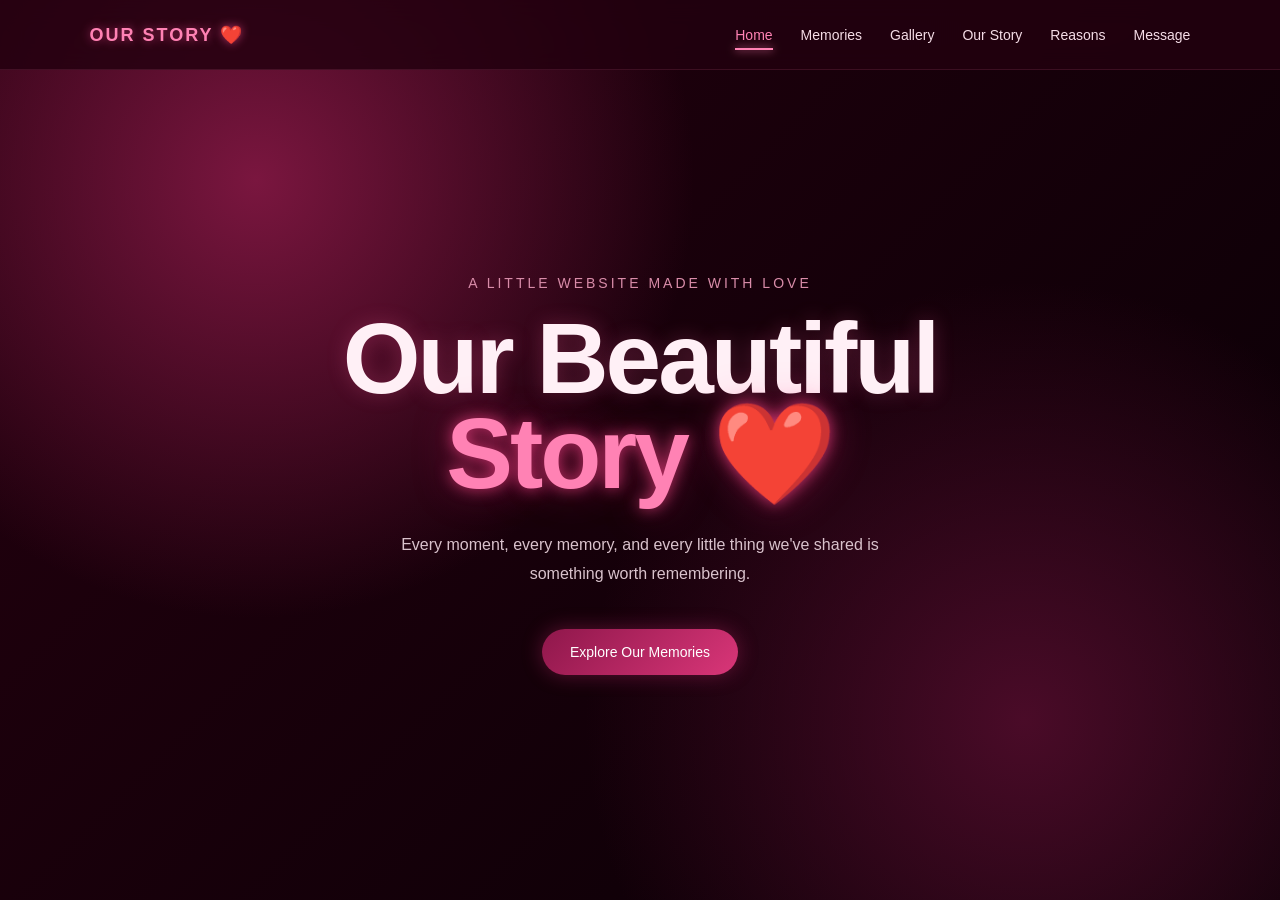
<file: index.html>
<!DOCTYPE html>
<html lang="en">
<head>
    <meta charset="UTF-8">
    <meta name="viewport" content="width=device-width, initial-scale=1.0">

    <title>Our Story ❤️</title>

    <link rel="stylesheet" href="style.css">
</head>

<body>

    <!-- Navigation -->
    <nav class="navbar">

        <div class="logo">
            OUR STORY ❤️
        </div>

        <div class="nav-links">
            <a href="index.html" class="active">Home</a>
            <a href="memories.html">Memories</a>
            <a href="gallery.html">Gallery</a>
            <a href="story.html">Our Story</a>
            <a href="reasons.html">Reasons</a>
            <a href="message.html">Message</a>
        </div>

    </nav>


    <!-- Home Section -->
    <main class="home">

        <div class="home-content">

            <p class="small-text">
                A little website made with love
            </p>

            <h1>
                Our Beautiful<br>
                <span>Story ❤️</span>
            </h1>

            <p class="description">
                Every moment, every memory, and every little thing
                we've shared is something worth remembering.
            </p>

            <a href="memories.html" class="start-button">
                Explore Our Memories
            </a>

        </div>

    </main>


    <!-- Floating Hearts -->
    <div class="hearts" id="hearts"></div>


    <script src="script.js"></script>

</body>
</html>
</file>
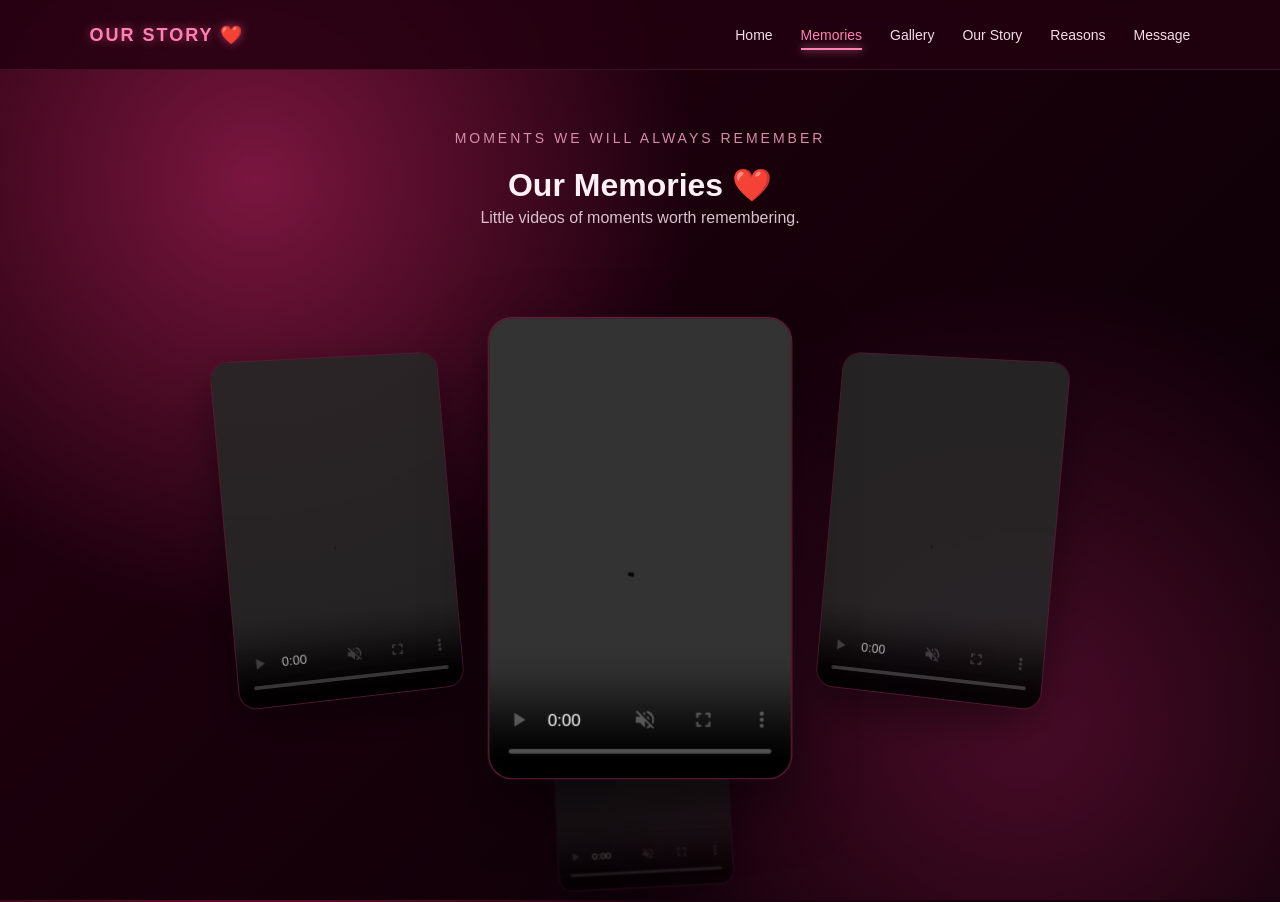
<file: memories.html>
<!DOCTYPE html>
<html lang="en">

<head>

    <meta charset="UTF-8">

    <meta
        name="viewport"
        content="width=device-width, initial-scale=1.0"
    >

    <title>Our Memories ❤️</title>

    <link
        rel="stylesheet"
        href="style.css"
    >

</head>


<body>


    <nav class="navbar">

        <div class="logo">
            OUR STORY ❤️
        </div>

        <div class="nav-links">

            <a href="index.html">Home</a>

            <a
                href="memories.html"
                class="active"
            >
                Memories
            </a>

            <a href="gallery.html">
                Gallery
            </a>

            <a href="story.html">
                Our Story
            </a>

            <a href="reasons.html">
                Reasons
            </a>

            <a href="message.html">
                Message
            </a>

        </div>

    </nav>



    <main class="memories-page">


        <div class="page-title">

            <p class="small-text">
                Moments we will always remember
            </p>

            <h1>
                Our <span>Memories ❤️</span>
            </h1>

            <p class="description">
                Little videos of moments worth remembering.
            </p>

        </div>



        <!-- VIDEO MEMORIES -->

        <div class="memory-video-container">


            <div class="memory-video">

                <video
    src="images/memory1.mp4.mp4"
    autoplay
    muted
    loop
    playsinline
    controls
    preload="auto"
></video>

            </div>


            <div class="memory-video">

                <video
    src="images/memory2.mp4.mp4"
    autoplay
    muted
    loop
    playsinline
    controls
    preload="auto"
></video>

            </div>


            <div class="memory-video">

                <video
    src="images/memory3.mp4.mp4"
    autoplay
    muted
    loop
    playsinline
    controls
    preload="auto"
></video>

            </div>


            <div class="memory-video">

                <video
    src="images/memory4.mp4.mp4"
    autoplay
    muted
    loop
    playsinline
    controls
    preload="auto"
></video>
            </div>


        </div>

    </main>



    <div
        class="hearts"
        id="hearts"
    ></div>



    <script src="script.js"></script>

</body>

</html>
</file>
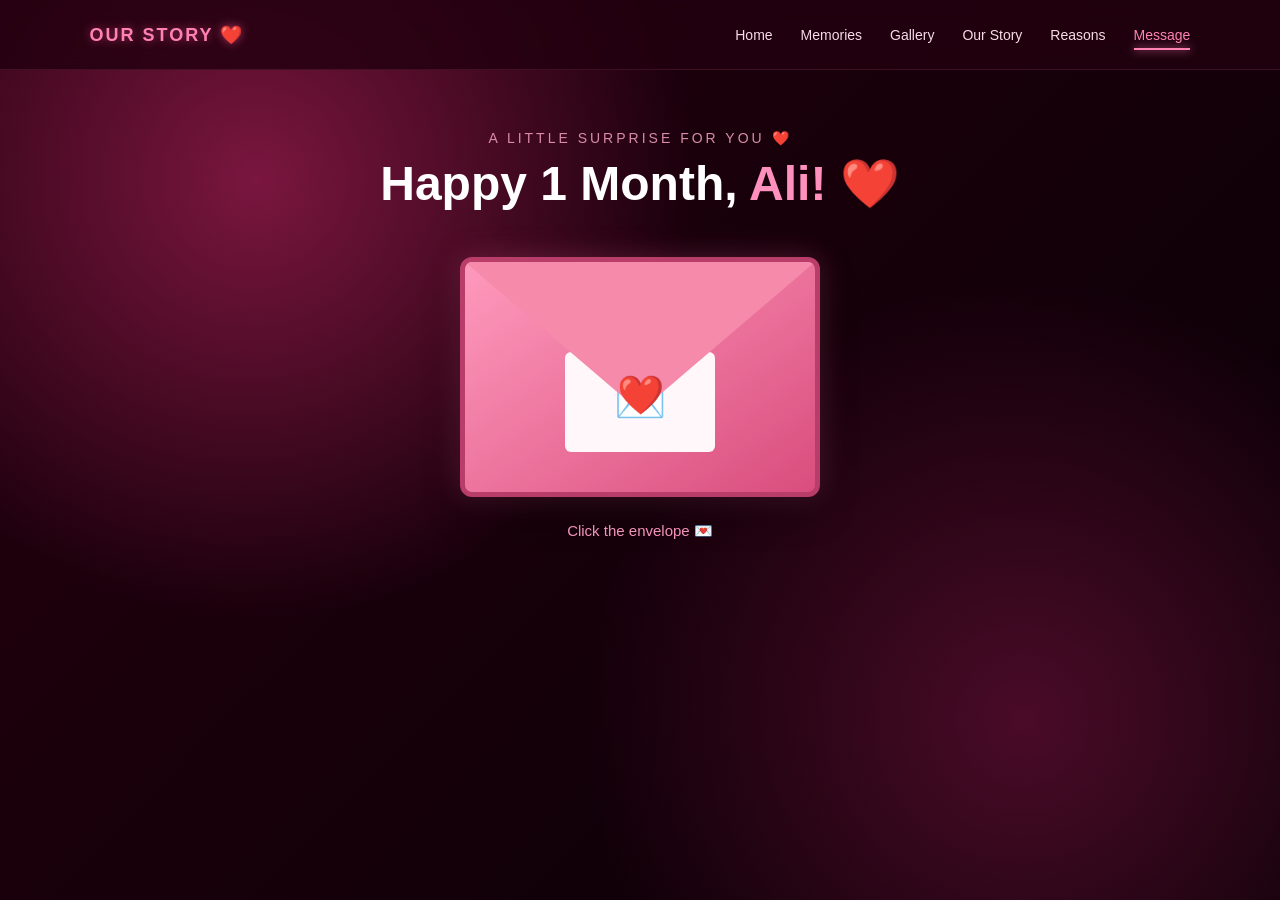
<file: message.html>
<!DOCTYPE html>
<html lang="en">

<head>

    <meta charset="UTF-8">

    <meta
        name="viewport"
        content="width=device-width, initial-scale=1.0"
    >

    <title>A Message For You ❤️</title>

    <link
        rel="stylesheet"
        href="style.css"
    >

</head>


<body>


    <!-- NAVBAR -->

    <nav class="navbar">

        <div class="logo">
            OUR STORY ❤️
        </div>

        <div class="nav-links">

            <a href="index.html">
                Home
            </a>

            <a href="memories.html">
                Memories
            </a>

            <a href="gallery.html">
                Gallery
            </a>

            <a href="story.html">
                Our Story
            </a>

            <a href="reasons.html">
                Reasons
            </a>

            <a
                href="message.html"
                class="active"
            >
                Message
            </a>

        </div>

    </nav>



<!-- MESSAGE -->

<main class="message-page">

    <div class="message-container">

        <p class="small-text">
            A little surprise for you ❤️
        </p>

        <h1>
            Happy 1 Month, <span>Ali! ❤️</span>
        </h1>


        <!-- ENVELOPE -->

        <div
            class="love-envelope"
            id="loveEnvelope"
            onclick="openLoveMessage()"
        >

            <div class="envelope-body">

                <div class="envelope-flap"></div>

                <div class="envelope-letter">
                    💌
                </div>

                <div class="envelope-heart">
                    ❤️
                </div>

            </div>

        </div>


        <p
            class="envelope-hint"
            id="envelopeHint"
        >
            Click the envelope 💌
        </p>


        <!-- LOVE WINDOW -->

        <div
            class="love-window"
            id="loveWindow"
        >

            <div class="love-window-bar">

                <span class="love-title">
                    LOVE
                </span>

                <div class="window-buttons">
                    <span>−</span>
                    <span>□</span>
                    <span>×</span>
                </div>

            </div>


            <div class="love-window-icons">
                ❤️ · ❤️ · ❤️
            </div>


            <div class="love-window-content">

                <h2>
                    Happy 1 Month, Ali! ❤️
                </h2>

                <div class="love-heart">
                    💗
                </div>

                <p>
                    Hi Ali,
                </p>

                <p>
                    Happy 1 month sa atin! ❤️
                </p>

                <p>
                    Honestly, parang ang bilis ng isang buwan.
                    It feels like kahapon lang nung nagsisimula pa
                    lang tayong mag-usap, and now we're already
                    celebrating our first month together.
                </p>

                <p>
                    Thank you kasi dumating ka sa buhay ko.
                    Thank you for all the conversations, laughs,
                    random moments, and memories we've shared
                    during this first month.
                </p>

                <p>
                    Hindi man perfect ang lahat, I'm really thankful
                    for what we have. I appreciate you, your effort,
                    your time, and even the little things you do
                    that make our days special.
                </p>

                <p>
                    This is only our first month, pero ang dami na
                    nating memories na pwede nating balikan.
                    I hope we can make many more memories,
                    adventures, and happy moments together.
                </p>

                <p>
                    Thank you for being part of my life, Ali.
                    I'm really happy that I met you.
                </p>

                <p class="final-message">
    Happy 1 Month to us! ❤️
    <br>
    I love you, Ali. ❤️
</p>

<button
    class="close-love-message"
    onclick="closeLoveMessage()"
>
    💌 Put the letter back
</button>
            </div>

        </div>

    </div>

</main>


    <!-- FLOATING HEARTS -->

    <div
        class="hearts"
        id="hearts"
    ></div>


    <script src="script.js"></script>

</body>

</html>
</file>
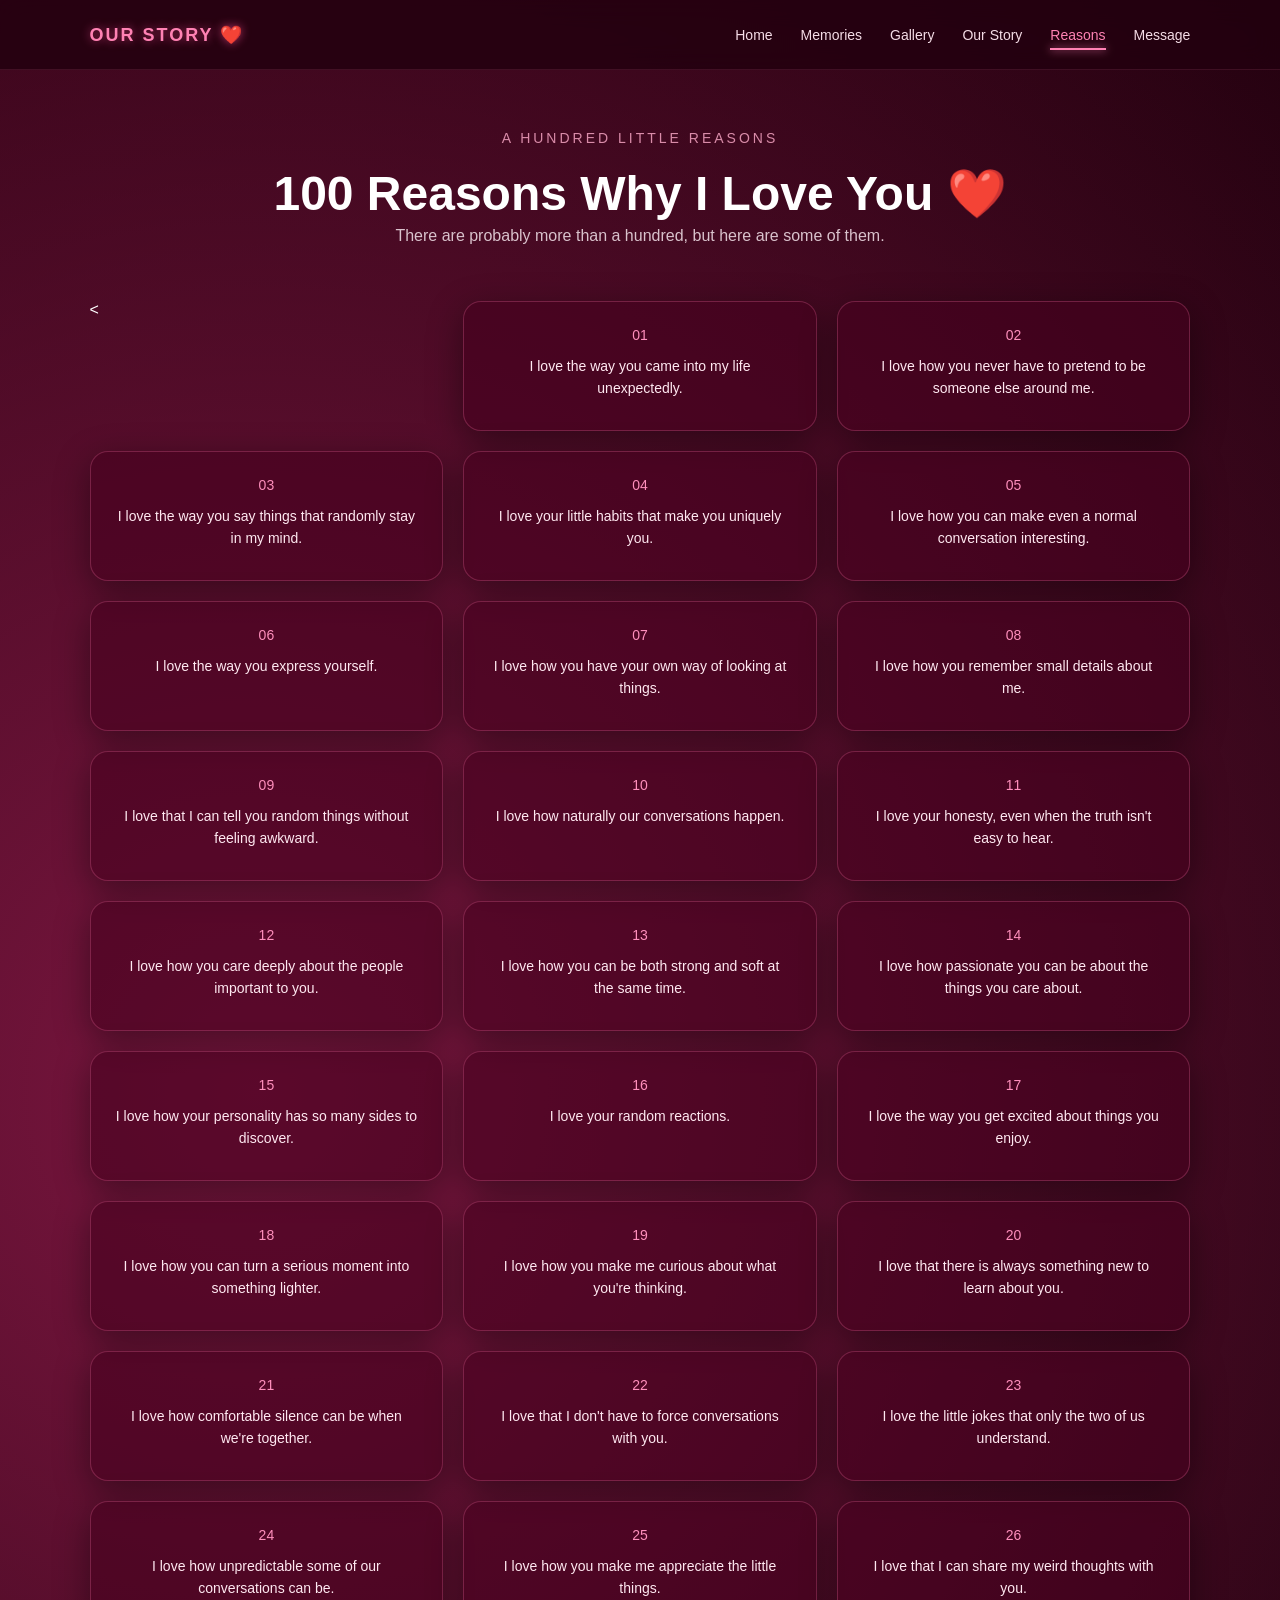
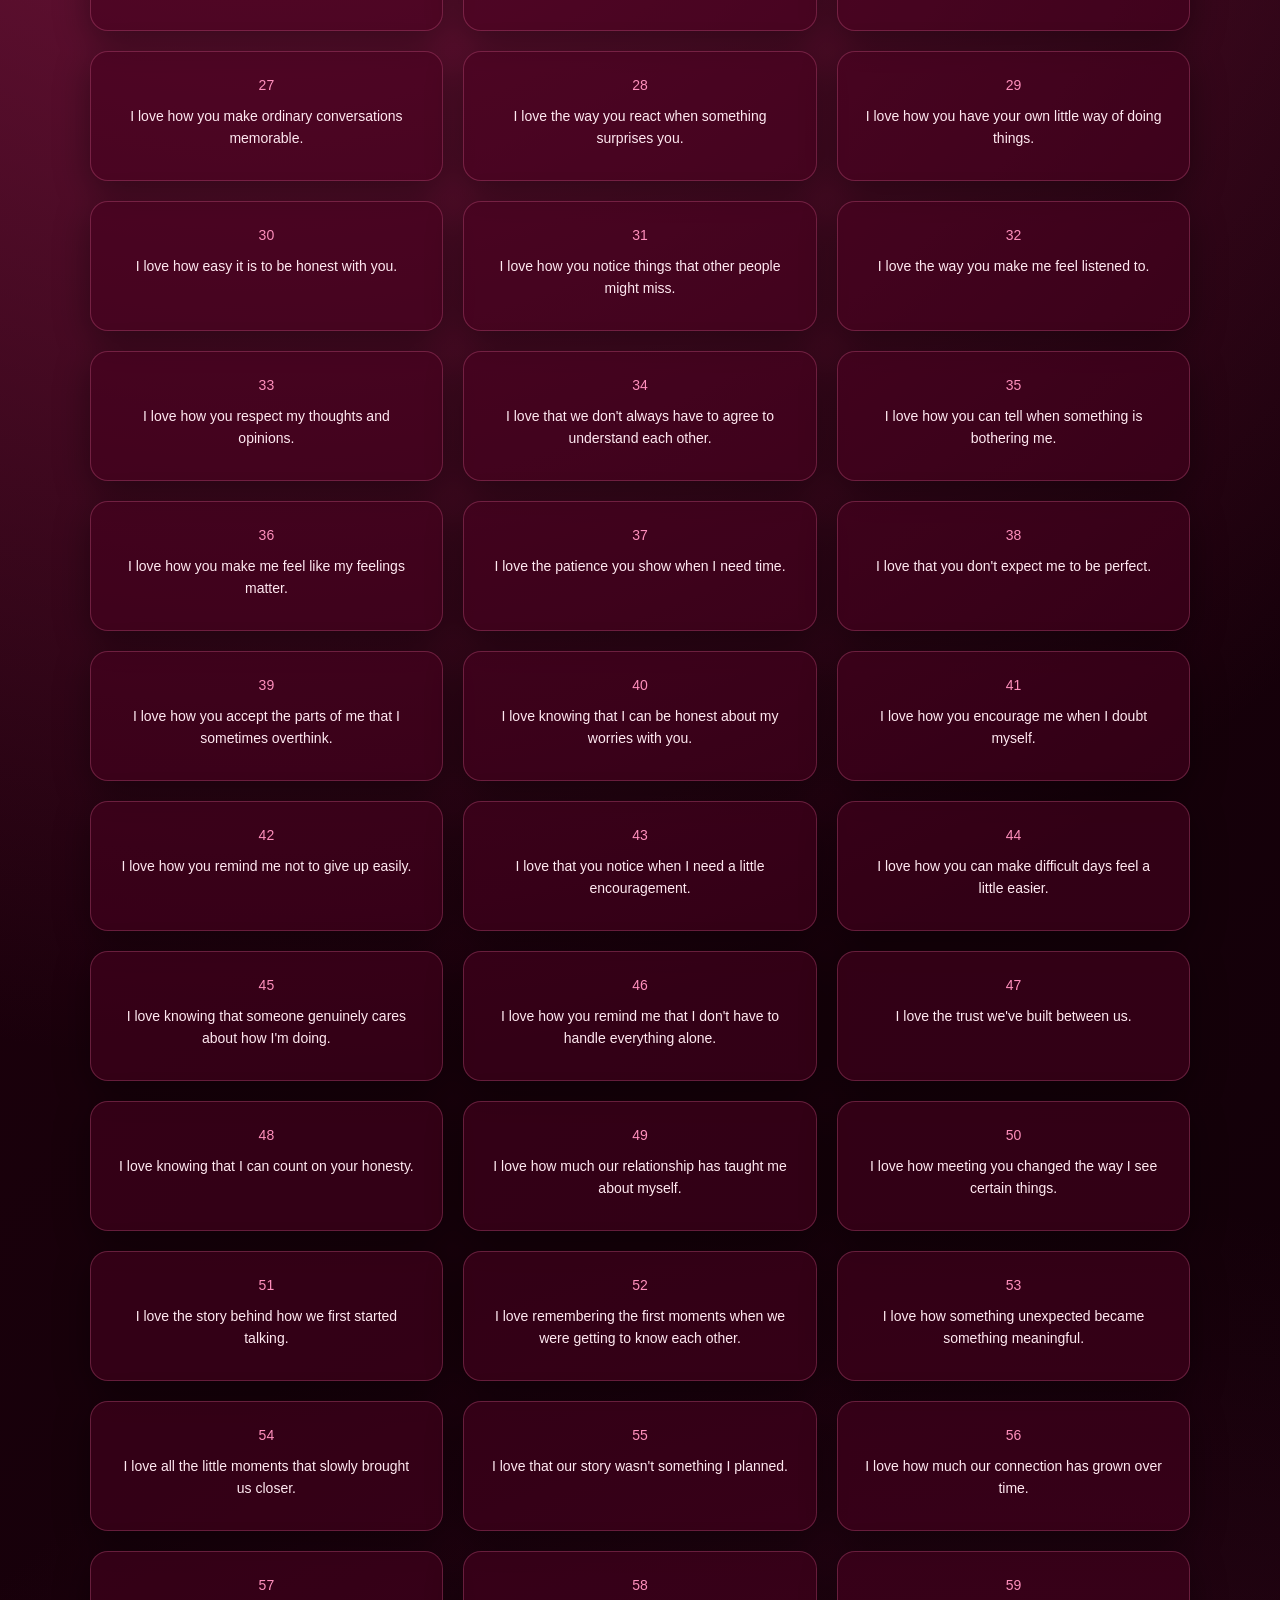
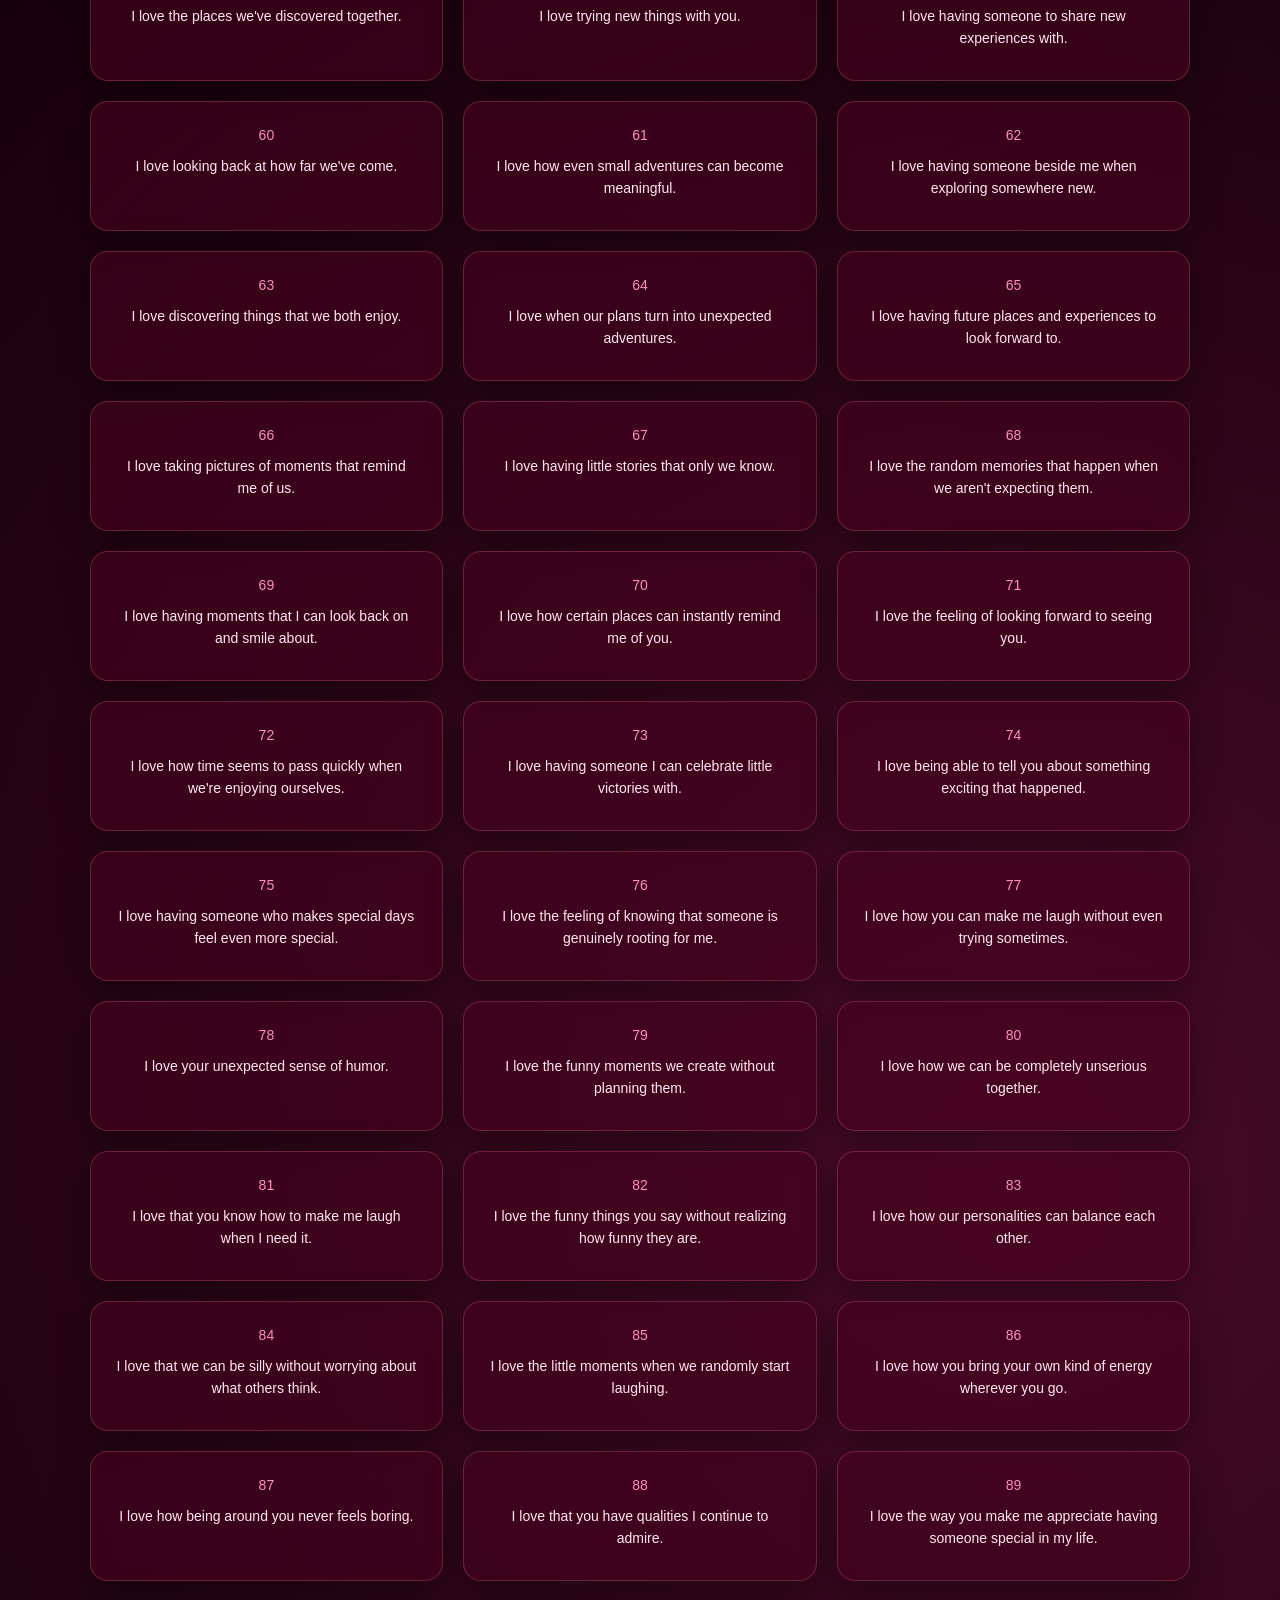
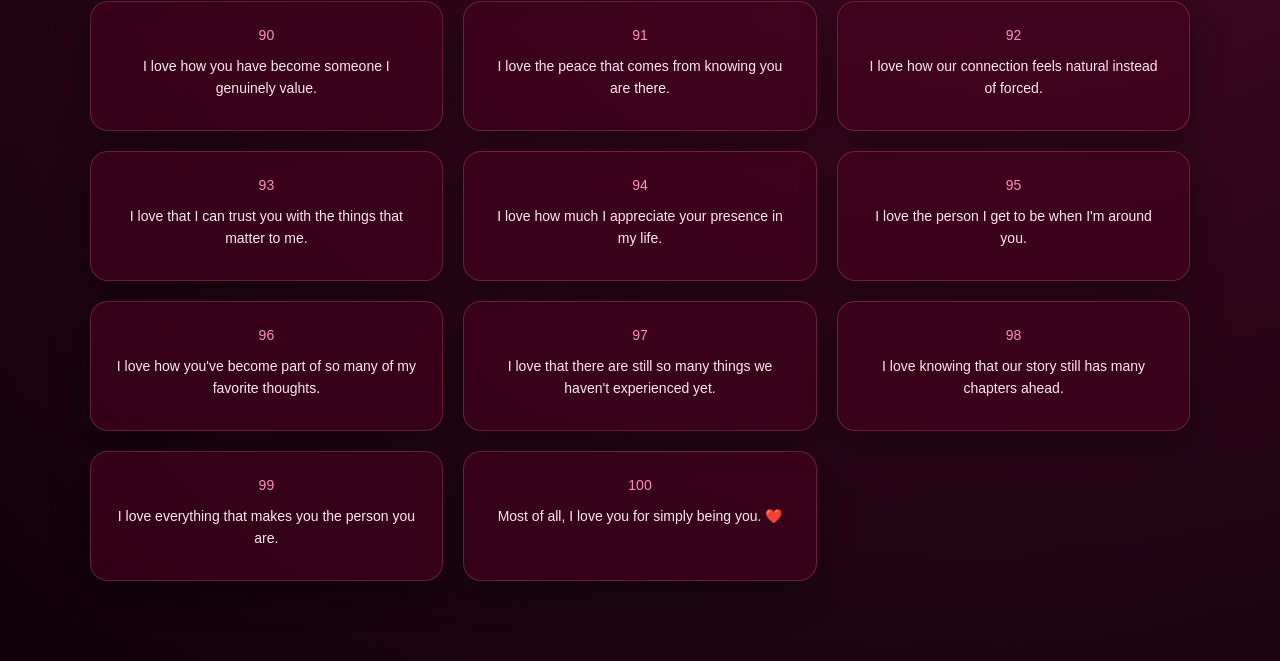
<file: reasons.html>
<!DOCTYPE html>
<html lang="en">

<head>

    <meta charset="UTF-8">

    <meta
        name="viewport"
        content="width=device-width, initial-scale=1.0"
    >

    <title>100 Reasons ❤️</title>

    <link
        rel="stylesheet"
        href="style.css"
    >

</head>


<body>


    <!-- NAVBAR -->

    <nav class="navbar">

        <div class="logo">
            OUR STORY ❤️
        </div>

        <div class="nav-links">

            <a href="index.html">
                Home
            </a>

            <a href="memories.html">
                Memories
            </a>

            <a href="gallery.html">
                Gallery
            </a>

            <a href="story.html">
                Our Story
            </a>

            <a
                href="reasons.html"
                class="active"
            >
                Reasons
            </a>

            <a href="message.html">
                Message
            </a>

        </div>

    </nav>



    <!-- REASONS -->

    <main class="reasons-page">

        <div class="page-title">

            <p class="small-text">
                A hundred little reasons
            </p>

            <h1>
                100 Reasons <span>Why I Love You ❤️</span>
            </h1>

            <p class="description">
                There are probably more than a hundred, but here are some of them.
            </p>

        </div>


        <div class="reasons-grid">


            <<div class="reason-card">
    <span>01</span>
    <p>I love the way you came into my life unexpectedly.</p>
</div>

<div class="reason-card">
    <span>02</span>
    <p>I love how you never have to pretend to be someone else around me.</p>
</div>

<div class="reason-card">
    <span>03</span>
    <p>I love the way you say things that randomly stay in my mind.</p>
</div>

<div class="reason-card">
    <span>04</span>
    <p>I love your little habits that make you uniquely you.</p>
</div>

<div class="reason-card">
    <span>05</span>
    <p>I love how you can make even a normal conversation interesting.</p>
</div>

<div class="reason-card">
    <span>06</span>
    <p>I love the way you express yourself.</p>
</div>

<div class="reason-card">
    <span>07</span>
    <p>I love how you have your own way of looking at things.</p>
</div>

<div class="reason-card">
    <span>08</span>
    <p>I love how you remember small details about me.</p>
</div>

<div class="reason-card">
    <span>09</span>
    <p>I love that I can tell you random things without feeling awkward.</p>
</div>

<div class="reason-card">
    <span>10</span>
    <p>I love how naturally our conversations happen.</p>
</div>

<div class="reason-card">
    <span>11</span>
    <p>I love your honesty, even when the truth isn't easy to hear.</p>
</div>

<div class="reason-card">
    <span>12</span>
    <p>I love how you care deeply about the people important to you.</p>
</div>

<div class="reason-card">
    <span>13</span>
    <p>I love how you can be both strong and soft at the same time.</p>
</div>

<div class="reason-card">
    <span>14</span>
    <p>I love how passionate you can be about the things you care about.</p>
</div>

<div class="reason-card">
    <span>15</span>
    <p>I love how your personality has so many sides to discover.</p>
</div>

<div class="reason-card">
    <span>16</span>
    <p>I love your random reactions.</p>
</div>

<div class="reason-card">
    <span>17</span>
    <p>I love the way you get excited about things you enjoy.</p>
</div>

<div class="reason-card">
    <span>18</span>
    <p>I love how you can turn a serious moment into something lighter.</p>
</div>

<div class="reason-card">
    <span>19</span>
    <p>I love how you make me curious about what you're thinking.</p>
</div>

<div class="reason-card">
    <span>20</span>
    <p>I love that there is always something new to learn about you.</p>
</div>

<div class="reason-card">
    <span>21</span>
    <p>I love how comfortable silence can be when we're together.</p>
</div>

<div class="reason-card">
    <span>22</span>
    <p>I love that I don't have to force conversations with you.</p>
</div>

<div class="reason-card">
    <span>23</span>
    <p>I love the little jokes that only the two of us understand.</p>
</div>

<div class="reason-card">
    <span>24</span>
    <p>I love how unpredictable some of our conversations can be.</p>
</div>

<div class="reason-card">
    <span>25</span>
    <p>I love how you make me appreciate the little things.</p>
</div>

<div class="reason-card">
    <span>26</span>
    <p>I love that I can share my weird thoughts with you.</p>
</div>

<div class="reason-card">
    <span>27</span>
    <p>I love how you make ordinary conversations memorable.</p>
</div>

<div class="reason-card">
    <span>28</span>
    <p>I love the way you react when something surprises you.</p>
</div>

<div class="reason-card">
    <span>29</span>
    <p>I love how you have your own little way of doing things.</p>
</div>

<div class="reason-card">
    <span>30</span>
    <p>I love how easy it is to be honest with you.</p>
</div>

<div class="reason-card">
    <span>31</span>
    <p>I love how you notice things that other people might miss.</p>
</div>

<div class="reason-card">
    <span>32</span>
    <p>I love the way you make me feel listened to.</p>
</div>

<div class="reason-card">
    <span>33</span>
    <p>I love how you respect my thoughts and opinions.</p>
</div>

<div class="reason-card">
    <span>34</span>
    <p>I love that we don't always have to agree to understand each other.</p>
</div>

<div class="reason-card">
    <span>35</span>
    <p>I love how you can tell when something is bothering me.</p>
</div>

<div class="reason-card">
    <span>36</span>
    <p>I love how you make me feel like my feelings matter.</p>
</div>

<div class="reason-card">
    <span>37</span>
    <p>I love the patience you show when I need time.</p>
</div>

<div class="reason-card">
    <span>38</span>
    <p>I love that you don't expect me to be perfect.</p>
</div>

<div class="reason-card">
    <span>39</span>
    <p>I love how you accept the parts of me that I sometimes overthink.</p>
</div>

<div class="reason-card">
    <span>40</span>
    <p>I love knowing that I can be honest about my worries with you.</p>
</div>

<div class="reason-card">
    <span>41</span>
    <p>I love how you encourage me when I doubt myself.</p>
</div>

<div class="reason-card">
    <span>42</span>
    <p>I love how you remind me not to give up easily.</p>
</div>

<div class="reason-card">
    <span>43</span>
    <p>I love that you notice when I need a little encouragement.</p>
</div>

<div class="reason-card">
    <span>44</span>
    <p>I love how you can make difficult days feel a little easier.</p>
</div>

<div class="reason-card">
    <span>45</span>
    <p>I love knowing that someone genuinely cares about how I'm doing.</p>
</div>

<div class="reason-card">
    <span>46</span>
    <p>I love how you remind me that I don't have to handle everything alone.</p>
</div>

<div class="reason-card">
    <span>47</span>
    <p>I love the trust we've built between us.</p>
</div>

<div class="reason-card">
    <span>48</span>
    <p>I love knowing that I can count on your honesty.</p>
</div>

<div class="reason-card">
    <span>49</span>
    <p>I love how much our relationship has taught me about myself.</p>
</div>

<div class="reason-card">
    <span>50</span>
    <p>I love how meeting you changed the way I see certain things.</p>
</div>

<div class="reason-card">
    <span>51</span>
    <p>I love the story behind how we first started talking.</p>
</div>

<div class="reason-card">
    <span>52</span>
    <p>I love remembering the first moments when we were getting to know each other.</p>
</div>

<div class="reason-card">
    <span>53</span>
    <p>I love how something unexpected became something meaningful.</p>
</div>

<div class="reason-card">
    <span>54</span>
    <p>I love all the little moments that slowly brought us closer.</p>
</div>

<div class="reason-card">
    <span>55</span>
    <p>I love that our story wasn't something I planned.</p>
</div>

<div class="reason-card">
    <span>56</span>
    <p>I love how much our connection has grown over time.</p>
</div>

<div class="reason-card">
    <span>57</span>
    <p>I love the places we've discovered together.</p>
</div>

<div class="reason-card">
    <span>58</span>
    <p>I love trying new things with you.</p>
</div>

<div class="reason-card">
    <span>59</span>
    <p>I love having someone to share new experiences with.</p>
</div>

<div class="reason-card">
    <span>60</span>
    <p>I love looking back at how far we've come.</p>
</div>

<div class="reason-card">
    <span>61</span>
    <p>I love how even small adventures can become meaningful.</p>
</div>

<div class="reason-card">
    <span>62</span>
    <p>I love having someone beside me when exploring somewhere new.</p>
</div>

<div class="reason-card">
    <span>63</span>
    <p>I love discovering things that we both enjoy.</p>
</div>

<div class="reason-card">
    <span>64</span>
    <p>I love when our plans turn into unexpected adventures.</p>
</div>

<div class="reason-card">
    <span>65</span>
    <p>I love having future places and experiences to look forward to.</p>
</div>

<div class="reason-card">
    <span>66</span>
    <p>I love taking pictures of moments that remind me of us.</p>
</div>

<div class="reason-card">
    <span>67</span>
    <p>I love having little stories that only we know.</p>
</div>

<div class="reason-card">
    <span>68</span>
    <p>I love the random memories that happen when we aren't expecting them.</p>
</div>

<div class="reason-card">
    <span>69</span>
    <p>I love having moments that I can look back on and smile about.</p>
</div>

<div class="reason-card">
    <span>70</span>
    <p>I love how certain places can instantly remind me of you.</p>
</div>

<div class="reason-card">
    <span>71</span>
    <p>I love the feeling of looking forward to seeing you.</p>
</div>

<div class="reason-card">
    <span>72</span>
    <p>I love how time seems to pass quickly when we're enjoying ourselves.</p>
</div>

<div class="reason-card">
    <span>73</span>
    <p>I love having someone I can celebrate little victories with.</p>
</div>

<div class="reason-card">
    <span>74</span>
    <p>I love being able to tell you about something exciting that happened.</p>
</div>

<div class="reason-card">
    <span>75</span>
    <p>I love having someone who makes special days feel even more special.</p>
</div>

<div class="reason-card">
    <span>76</span>
    <p>I love the feeling of knowing that someone is genuinely rooting for me.</p>
</div>

<div class="reason-card">
    <span>77</span>
    <p>I love how you can make me laugh without even trying sometimes.</p>
</div>

<div class="reason-card">
    <span>78</span>
    <p>I love your unexpected sense of humor.</p>
</div>

<div class="reason-card">
    <span>79</span>
    <p>I love the funny moments we create without planning them.</p>
</div>

<div class="reason-card">
    <span>80</span>
    <p>I love how we can be completely unserious together.</p>
</div>

<div class="reason-card">
    <span>81</span>
    <p>I love that you know how to make me laugh when I need it.</p>
</div>

<div class="reason-card">
    <span>82</span>
    <p>I love the funny things you say without realizing how funny they are.</p>
</div>

<div class="reason-card">
    <span>83</span>
    <p>I love how our personalities can balance each other.</p>
</div>

<div class="reason-card">
    <span>84</span>
    <p>I love that we can be silly without worrying about what others think.</p>
</div>

<div class="reason-card">
    <span>85</span>
    <p>I love the little moments when we randomly start laughing.</p>
</div>

<div class="reason-card">
    <span>86</span>
    <p>I love how you bring your own kind of energy wherever you go.</p>
</div>

<div class="reason-card">
    <span>87</span>
    <p>I love how being around you never feels boring.</p>
</div>

<div class="reason-card">
    <span>88</span>
    <p>I love that you have qualities I continue to admire.</p>
</div>

<div class="reason-card">
    <span>89</span>
    <p>I love the way you make me appreciate having someone special in my life.</p>
</div>

<div class="reason-card">
    <span>90</span>
    <p>I love how you have become someone I genuinely value.</p>
</div>

<div class="reason-card">
    <span>91</span>
    <p>I love the peace that comes from knowing you are there.</p>
</div>

<div class="reason-card">
    <span>92</span>
    <p>I love how our connection feels natural instead of forced.</p>
</div>

<div class="reason-card">
    <span>93</span>
    <p>I love that I can trust you with the things that matter to me.</p>
</div>

<div class="reason-card">
    <span>94</span>
    <p>I love how much I appreciate your presence in my life.</p>
</div>

<div class="reason-card">
    <span>95</span>
    <p>I love the person I get to be when I'm around you.</p>
</div>

<div class="reason-card">
    <span>96</span>
    <p>I love how you've become part of so many of my favorite thoughts.</p>
</div>

<div class="reason-card">
    <span>97</span>
    <p>I love that there are still so many things we haven't experienced yet.</p>
</div>

<div class="reason-card">
    <span>98</span>
    <p>I love knowing that our story still has many chapters ahead.</p>
</div>

<div class="reason-card">
    <span>99</span>
    <p>I love everything that makes you the person you are.</p>
</div>

<div class="reason-card">
    <span>100</span>
    <p>Most of all, I love you for simply being you. ❤️</p>
</div>


        </div>

    </main>


    <div
        class="hearts"
        id="hearts"
    ></div>


    <script src="script.js"></script>

</body>

</html>
</file>
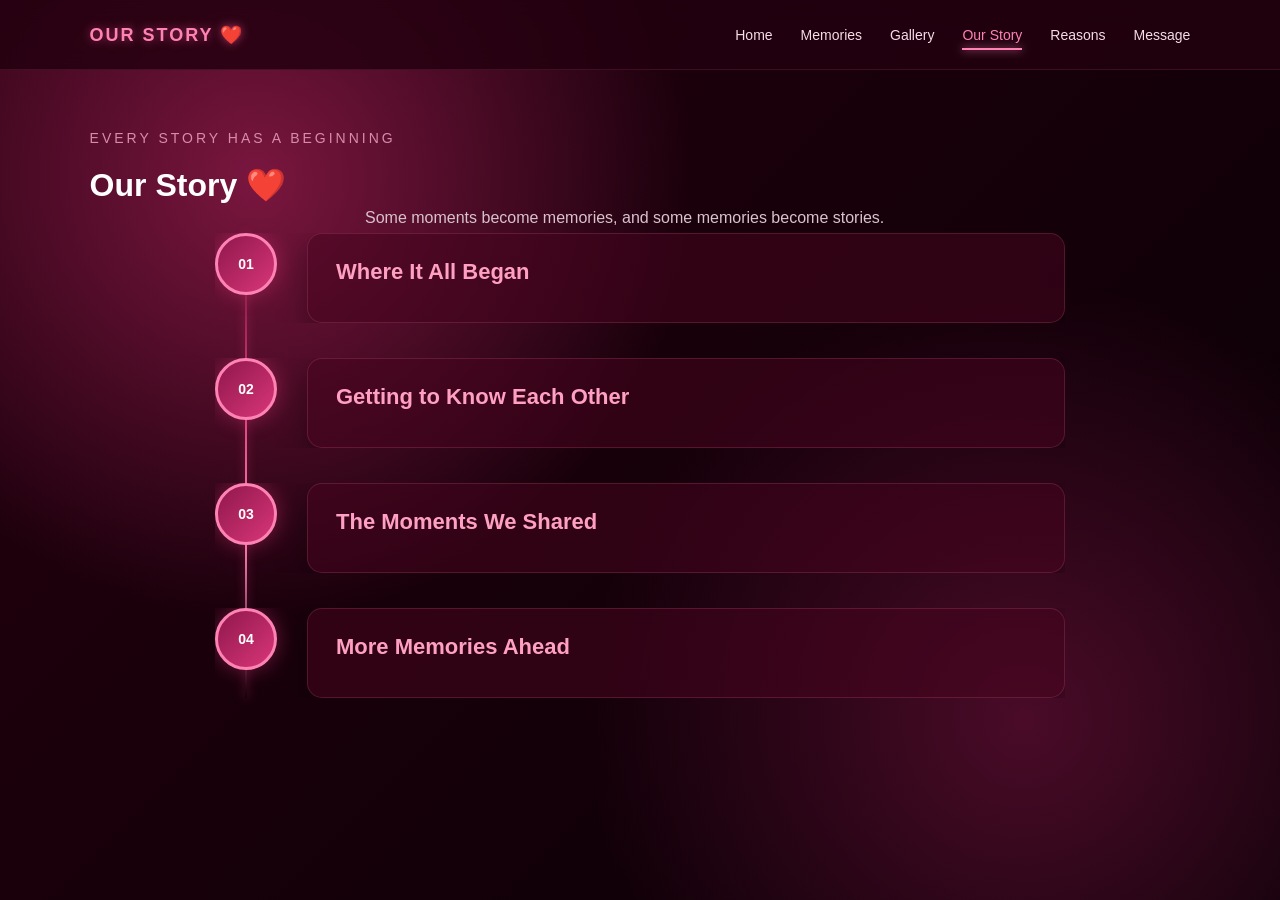
<file: story.html>
<!DOCTYPE html>
<html lang="en">

<head>

    <meta charset="UTF-8">

    <meta
        name="viewport"
        content="width=device-width, initial-scale=1.0"
    >

    <title>Our Story ❤️</title>

    <link
        rel="stylesheet"
        href="style.css"
    >

</head>


<body>


    <!-- Navigation -->

    <nav class="navbar">

        <div class="logo">
            OUR STORY ❤️
        </div>


        <div class="nav-links">

            <a href="index.html">
                Home
            </a>

            <a href="memories.html">
                Memories
            </a>

            <a href="gallery.html">
                Gallery
            </a>

            <a
                href="story.html"
                class="active"
            >
                Our Story
            </a>

            <a href="reasons.html">
                Reasons
            </a>

            <a href="message.html">
                Message
            </a>

        </div>

    </nav>



    <!-- Our Story -->

    <main class="story-page">


        <div class="page-title">

            <p class="small-text">
                Every story has a beginning
            </p>

            <h1>
                Our <span>Story ❤️</span>
            </h1>

            <p class="description">
                Some moments become memories,
                and some memories become stories.
            </p>

        </div>



        <!-- Timeline -->

        <div class="story-timeline">


            <div class="story-card" onclick="openStory(1)">

                <div class="story-number">
                    01
                </div>

                <div class="story-content">

                    <h2>
                        Where It All Began
                    </h2>

                    

                </div>

            </div>



            <div class="story-card" onclick="openStory(2)">

                <div class="story-number">
                    02
                </div>

                <div class="story-content">

                    <h2>
                        Getting to Know Each Other
                    </h2>

                    

                </div>

            </div>



           <div class="story-card" onclick="openStory(3)">

                <div class="story-number">
                    03
                </div>

                <div class="story-content">

                    <h2>
                        The Moments We Shared
                    </h2>

                

                </div>

            </div>



            <div class="story-card" onclick="openStory(4)">

                <div class="story-number">
                    04
                </div>

                <div class="story-content">

                    <h2>
                        More Memories Ahead
                    </h2>

                    

                </div>

            </div>


        </div>

    </main>



    <!-- Floating Hearts -->

    <div
        class="hearts"
        id="hearts"
    ></div>


<!-- Story Popup -->

<div id="storyPopup" class="story-popup">

    <div class="story-popup-box">

        <button
            class="close-story"
            onclick="closeStory()"
        >
            ×
        </button>

        <h2 id="storyPopupTitle"></h2>

        <p id="storyPopupMessage"></p>

    </div>

</div>

    <script src="script.js"></script>

</body>

</html>
</file>
<file: style.css>
* {
    margin: 0;
    padding: 0;
    box-sizing: border-box;
}

html {
    scroll-behavior: smooth;
}

body {
    min-height: 100vh;

    font-family: Arial, Helvetica, sans-serif;

    color: white;

    overflow-x: hidden;

    background:
        radial-gradient(
            circle at 20% 20%,
            #7a163f 0%,
            transparent 35%
        ),

        radial-gradient(
            circle at 80% 80%,
            #4a0b28 0%,
            transparent 35%
        ),

        linear-gradient(
            135deg,
            #25000f,
            #080005
        );
}


/* =================================
   NAVIGATION
================================= */

.navbar {
    width: 100%;
    height: 70px;

    display: flex;

    align-items: center;
    justify-content: space-between;

    padding: 0 7%;

    position: fixed;

    top: 0;
    left: 0;

    z-index: 1000;

    background: rgba(35, 0, 15, 0.82);

    backdrop-filter: blur(12px);

    border-bottom:
        1px solid
        rgba(255, 120, 170, 0.12);
}


/* Logo */

.logo {
    font-size: 18px;

    font-weight: bold;

    letter-spacing: 2px;

    color: #ff82b4;

    text-shadow:
        0 0 10px
        rgba(255, 80, 150, 0.6);
}


/* Navigation links */

.nav-links {
    display: flex;

    align-items: center;

    gap: 28px;
}

.nav-links a {
    color: #f5dce7;

    text-decoration: none;

    font-size: 14px;

    position: relative;

    transition: 0.3s;
}

.nav-links a:hover {
    color: #ff82b4;

    text-shadow:
        0 0 10px
        rgba(255, 80, 150, 0.5);
}

.nav-links a.active {
    color: #ff82b4;
}


/* Active underline */

.nav-links a.active::after {
    content: "";

    position: absolute;

    left: 0;

    bottom: -7px;

    width: 100%;

    height: 2px;

    background: #ff82b4;

    box-shadow:
        0 0 8px #ff82b4;
}


/* =================================
   HOME
================================= */

.home {
    min-height: 100vh;

    display: flex;

    align-items: center;

    justify-content: center;

    text-align: center;

    padding:
        100px
        20px
        50px;

    position: relative;
}


/* Main content */

.home-content {
    max-width: 800px;

    animation:
        fadeIn
        1.5s
        ease;
}


/* Small text */

.small-text {
    color: #d98ca9;

    font-size: 14px;

    letter-spacing: 3px;

    text-transform: uppercase;

    margin-bottom: 20px;
}


/* Main title */

.home h1 {
    font-size:
        clamp(
            50px,
            8vw,
            100px
        );

    line-height: 0.95;

    font-weight: 700;

    letter-spacing: -3px;

    margin-bottom: 30px;

    color: #fff0f6;

    text-shadow:
        0 0 20px
        rgba(255, 100, 160, 0.25);
}


/* Pink title */

.home h1 span {
    color: #ff82b4;

    text-shadow:
        0 0 15px
        rgba(255, 70, 140, 0.7),

        0 0 40px
        rgba(255, 50, 130, 0.35);
}


/* Description */

.description {
    max-width: 550px;

    margin: auto;

    color: #d9c2cc;

    font-size: 16px;

    line-height: 1.8;
}


/* =================================
   BUTTON
================================= */

.start-button {
    display: inline-block;

    margin-top: 40px;

    padding:
        15px
        28px;

    border-radius: 30px;

    color: white;

    text-decoration: none;

    font-size: 14px;

    background:
        linear-gradient(
            135deg,
            #8f174b,
            #d93678
        );

    box-shadow:
        0 0 20px
        rgba(220, 50, 120, 0.35);

    transition: 0.3s;
}

.start-button:hover {
    transform:
        translateY(-4px)
        scale(1.03);

    box-shadow:
        0 0 35px
        rgba(220, 50, 120, 0.65);
}


/* =================================
   FLOATING HEARTS
================================= */

.hearts {
    position: fixed;

    inset: 0;

    pointer-events: none;

    overflow: hidden;

    z-index: 1;
}

.heart {
    position: absolute;

    bottom: -30px;

    color: #ff5f9d;

    opacity: 0.55;

    animation:
        floatHeart
        linear
        forwards;

    text-shadow:
        0 0 10px
        rgba(255, 70, 140, 0.8);
}


/* Heart animation */

@keyframes floatHeart {

    0% {

        transform:
            translateY(0)
            rotate(0deg);

        opacity: 0;
    }

    15% {

        opacity: 0.7;
    }

    100% {

        transform:
            translateY(-110vh)
            rotate(360deg);

        opacity: 0;
    }
}


/* =================================
   PAGE FADE
================================= */

@keyframes fadeIn {

    from {

        opacity: 0;

        transform:
            translateY(25px);
    }

    to {

        opacity: 1;

        transform:
            translateY(0);
    }
}


/* =================================
   MOBILE
================================= */

@media (max-width: 800px) {

    .navbar {

        height: auto;

        padding:
            18px
            20px;

        flex-direction: column;

        gap: 15px;
    }


    .nav-links {

        gap: 14px;

        flex-wrap: wrap;

        justify-content: center;
    }


    .nav-links a {

        font-size: 12px;
    }


    .home {

        padding-top: 150px;
    }


    .home h1 {

        font-size: 55px;

        letter-spacing: -2px;
    }


    .description {

        font-size: 14px;
    }


    .start-button {

        padding:
            13px
            23px;
    }
}
/* ==========================================
   3D MEMORIES
========================================== */

.memory-grid {

    max-width: 1100px;

    margin: 40px auto;

    display: flex;

    justify-content: center;

    align-items: center;

    flex-wrap: wrap;

    gap: 35px;

    perspective: 1200px;
}


/* Memory card */

.memory-card {

    width: 280px;

    height: 360px;

    position: relative;

    overflow: hidden;

    border-radius: 18px;

    background: #350018;

    border:
        1px solid
        rgba(255, 130, 180, 0.25);

    box-shadow:
        0 15px 40px
        rgba(0, 0, 0, 0.5);

    transform-style: preserve-3d;

    transition:
        transform 0.7s ease,
        box-shadow 0.7s ease;

    cursor: pointer;
}


/* Different starting angles */

.memory-card:nth-child(1) {
    transform: rotateY(-12deg) rotateZ(-2deg);
}

.memory-card:nth-child(2) {
    transform: rotateY(8deg) rotateZ(2deg);
}

.memory-card:nth-child(3) {
    transform: rotateY(-6deg) rotateZ(1deg);
}

.memory-card:nth-child(4) {
    transform: rotateY(10deg) rotateZ(-2deg);
}

.memory-card:nth-child(5) {
    transform: rotateY(-9deg) rotateZ(2deg);
}

.memory-card:nth-child(6) {
    transform: rotateY(6deg) rotateZ(-1deg);
}


/* Hover 3D movement */

.memory-card:hover {

    transform:
        translateY(-20px)
        rotateY(0deg)
        rotateX(5deg)
        scale(1.05);

    box-shadow:
        0 25px 60px
        rgba(220, 40, 110, 0.45);

    z-index: 10;
}


/* Image */

.memory-card img {

    width: 100%;

    height: 100%;

    display: block;

    object-fit: cover;

    transition:
        transform 0.8s ease,
        filter 0.8s ease;
}


/* Image movement */

.memory-card:hover img {

    transform:
        scale(1.12);

    filter:
        brightness(0.78);
}


/* Dark overlay */

.memory-card::after {

    content: "";

    position: absolute;

    left: 0;

    right: 0;

    bottom: 0;

    height: 55%;

    background:
        linear-gradient(
            transparent,
            rgba(20, 0, 10, 0.95)
        );

    pointer-events: none;
}


/* Caption */

.memory-caption {

    position: absolute;

    left: 22px;

    right: 22px;

    bottom: 22px;

    z-index: 3;
}


.memory-caption h3 {

    color: #ff9fc2;

    font-size: 18px;

    margin-bottom: 7px;
}


.memory-caption p {

    color: #ead7df;

    font-size: 13px;

    line-height: 1.5;
}


/* ==========================================
   MOBILE MEMORIES
========================================== */

@media (max-width: 900px) {

    .memory-grid {

        gap: 25px;
    }

    .memory-card {

        width: 260px;

        height: 340px;
    }

}


@media (max-width: 600px) {

    .memories-page {

    min-height: 100vh;

    padding:
        210px
        7%
        80px;

    position: relative;

    z-index: 2;
}


/* Keep the title above the background */

.memories-page .page-title {

    position: relative;

    z-index: 5;

    margin-bottom: 55px;
}


    .memory-grid {

        flex-direction: column;

        gap: 25px;
    }


    .memory-card {

        width: 90%;

        max-width: 320px;

        height: 400px;
    }

}
/* ==========================================
   GALLERY PAGE
========================================== */

.gallery-page {

    min-height: 100vh;

    padding:
        130px
        7%
        80px;

    position: relative;

    z-index: 2;
}


/* ==========================================
   GALLERY GRID
========================================== */

.gallery-grid {

    max-width: 1100px;

    margin: auto;

    display: grid;

    grid-template-columns:
        repeat(3, 1fr);

    gap: 25px;
}


/* Gallery item */

.gallery-item {

    height: 330px;

    overflow: hidden;

    border-radius: 18px;

    border:
        1px solid
        rgba(255, 110, 160, 0.2);

    background:
        rgba(70, 5, 30, 0.5);

    box-shadow:
        0 12px 35px
        rgba(0, 0, 0, 0.45);

    transition:
        transform 0.5s ease,
        box-shadow 0.5s ease;
}


/* Image */

.gallery-item img {

    width: 100%;

    height: 100%;

    object-fit: cover;

    display: block;

    transition:
        transform 0.6s ease,
        filter 0.6s ease;
}


/* Hover effect */

.gallery-item:hover {

    transform:
        translateY(-10px)
        rotate(1deg);

    box-shadow:
        0 18px 50px
        rgba(220, 40, 110, 0.4);
}


.gallery-item:hover img {

    transform:
        scale(1.12);

    filter:
        brightness(0.8);
}


/* ==========================================
   MOBILE GALLERY
========================================== */

@media (max-width: 900px) {

    .gallery-grid {

        grid-template-columns:
            repeat(2, 1fr);
    }


    .gallery-item {

        height: 300px;
    }
}


@media (max-width: 600px) {

    .gallery-page {

        padding:
            130px
            20px
            60px;
    }


    .gallery-grid {

        grid-template-columns:
            1fr;

        gap: 18px;
    }


    .gallery-item {

        height: 350px;
    }

}
/* ==========================================
   OUR STORY PAGE
========================================== */

.story-page {

    min-height: 100vh;

    padding:
        130px
        7%
        80px;

    position: relative;

    z-index: 2;
}


/* ==========================================
   STORY TIMELINE
========================================== */

.story-timeline {

    max-width: 850px;

    margin: auto;

    position: relative;
}


/* Vertical line */

.story-timeline::before {

    content: "";

    position: absolute;

    left: 30px;

    top: 0;

    bottom: 0;

    width: 2px;

    background:
        linear-gradient(
            to bottom,
            transparent,
            #d93678,
            #ff82b4,
            transparent
        );

    box-shadow:
        0 0 10px
        rgba(255, 80, 150, 0.5);
}


/* ==========================================
   STORY CARD
========================================== */

.story-card {

    display: flex;

    gap: 30px;

    margin-bottom: 35px;

    position: relative;
}


/* Number */

.story-number {

    min-width: 62px;

    width: 62px;

    height: 62px;

    display: flex;

    align-items: center;

    justify-content: center;

    border-radius: 50%;

    background:
        linear-gradient(
            135deg,
            #8f174b,
            #d93678
        );

    border:
        3px solid
        #ff82b4;

    color: white;

    font-weight: bold;

    font-size: 14px;

    box-shadow:
        0 0 20px
        rgba(220, 50, 120, 0.45);

    z-index: 2;
}


/* Content */

.story-content {

    flex: 1;

    padding:
        25px
        28px;

    border-radius: 15px;

    background:
        rgba(70, 5, 30, 0.55);

    border:
        1px solid
        rgba(255, 110, 160, 0.18);

    box-shadow:
        0 10px 30px
        rgba(0, 0, 0, 0.35);

    transition:
        transform 0.3s ease,
        box-shadow 0.3s ease;
}


.story-content:hover {

    transform:
        translateX(8px);

    box-shadow:
        0 12px 35px
        rgba(220, 40, 110, 0.3);
}


.story-content h2 {

    color: #ff9fc2;

    margin-bottom: 12px;

    font-size: 22px;
}


.story-content p {

    color: #dfcbd4;

    line-height: 1.7;

    font-size: 14px;
}


/* ==========================================
   MOBILE STORY
========================================== */

@media (max-width: 600px) {

    .story-page {

        padding:
            130px
            20px
            60px;
    }


    .story-timeline::before {

        left: 24px;
    }


    .story-card {

        gap: 18px;
    }


    .story-number {

        min-width: 50px;

        width: 50px;

        height: 50px;

        font-size: 12px;
    }


    .story-content {

        padding:
            20px;
    }


    .story-content h2 {

        font-size: 18px;
    }

}

/* ==========================================
   REASONS PAGE
========================================== */

.reasons-page {

    min-height: 100vh;

    padding:
        130px
        7%
        80px;

    position: relative;

    z-index: 2;
}


/* ==========================================
   REASONS GRID
========================================== */

.reasons-grid {

    max-width: 1050px;

    margin: auto;

    display: grid;

    grid-template-columns:
        repeat(3, 1fr);

    gap: 22px;
}


/* Reason card */

.reason-card {

    padding:
        35px
        25px;

    text-align: center;

    border-radius: 18px;

    background:
        rgba(70, 5, 30, 0.55);

    border:
        1px solid
        rgba(255, 110, 160, 0.18);

    box-shadow:
        0 10px 35px
        rgba(0, 0, 0, 0.4);

    transition:
        transform 0.35s ease,
        box-shadow 0.35s ease;
}


/* Hover */

.reason-card:hover {

    transform:
        translateY(-8px);

    box-shadow:
        0 15px 40px
        rgba(220, 40, 110, 0.35);
}


/* Icon */

.reason-icon {

    width: 65px;

    height: 65px;

    margin:
        0 auto 20px;

    display: flex;

    align-items: center;

    justify-content: center;

    border-radius: 50%;

    background:
        rgba(217, 54, 120, 0.18);

    border:
        1px solid
        rgba(255, 130, 180, 0.3);

    font-size: 28px;

    box-shadow:
        0 0 20px
        rgba(220, 50, 120, 0.2);
}


/* Title */

.reason-card h2 {

    color: #ff9fc2;

    font-size: 20px;

    margin-bottom: 12px;
}


/* Description */

.reason-card p {

    color: #dfcbd4;

    font-size: 14px;

    line-height: 1.7;
}


/* ==========================================
   MOBILE REASONS
========================================== */

@media (max-width: 900px) {

    .reasons-grid {

        grid-template-columns:
            repeat(2, 1fr);
    }

}


@media (max-width: 600px) {

    .reasons-page {

        padding:
            130px
            20px
            60px;
    }


    .reasons-grid {

        grid-template-columns:
            1fr;

        gap: 18px;
    }

}
/* ==========================================
   TIKTOK STYLE MEMORY CAROUSEL
========================================== */

.memory-video-container {

    width: 100%;

    max-width: 1100px;

    height: 600px;

    margin: 20px auto 0;

    position: relative;

    perspective: 1600px;

    display: flex;

    justify-content: center;

    align-items: center;
}


/* ------------------------------------------
   VIDEO CARD
------------------------------------------ */

.memory-video {

    width: 270px;

    height: 390px;

    position: absolute;

    overflow: hidden;

    border-radius: 20px;

    background: #25000f;

    border:
        1px solid
        rgba(255, 100, 160, 0.35);

    box-shadow:
        0 20px 50px
        rgba(0, 0, 0, 0.5);

    transform-style: preserve-3d;

    transition:
        transform 1s cubic-bezier(.22,.61,.36,1),
        opacity 1s ease,
        filter 1s ease,
        z-index 1s;

    cursor: pointer;
}


/* Video */

.memory-video video {

    width: 100%;

    height: 100%;

    object-fit: cover;

    display: block;
}


/* ------------------------------------------
   CAROUSEL POSITIONS
------------------------------------------ */


/* FRONT / CENTER */

.memory-video:nth-child(1) {

    transform:
        translate3d(0, 0, 180px)
        rotateY(0deg)
        rotateZ(0deg)
        scale(1.08);

    z-index: 4;

    filter: brightness(1);

    opacity: 1;
}


/* LEFT */

.memory-video:nth-child(2) {

    transform:
        translate3d(-300px, -25px, 0)
        rotateY(18deg)
        rotateZ(-5deg)
        scale(0.9);

    z-index: 3;

    filter: brightness(0.75);

    opacity: 0.9;
}


/* RIGHT */

.memory-video:nth-child(3) {

    transform:
        translate3d(300px, -25px, 0)
        rotateY(-18deg)
        rotateZ(5deg)
        scale(0.9);

    z-index: 3;

    filter: brightness(0.75);

    opacity: 0.9;
}


/* BACK / BOTTOM */

.memory-video:nth-child(4) {

    transform:
        translate3d(0, 230px, -180px)
        rotateY(0deg)
        rotateZ(-3deg)
        scale(0.78);

    z-index: 1;

    filter: brightness(0.55);

    opacity: 0.7;
}


/* ------------------------------------------
   HOVER
------------------------------------------ */

.memory-video:hover {

    filter: brightness(1);

}


/* ------------------------------------------
   MOBILE
------------------------------------------ */

@media (max-width: 800px) {

    .memory-video-container {

        height: 700px;
    }


    .memory-video {

        width: 230px;

        height: 340px;
    }


    .memory-video:nth-child(1) {

        transform:
            translate3d(0, 0, 150px)
            scale(1.05);
    }


    .memory-video:nth-child(2) {

        transform:
            translate3d(-130px, 30px, 0)
            rotateY(15deg)
            scale(0.8);
    }


    .memory-video:nth-child(3) {

        transform:
            translate3d(130px, 30px, 0)
            rotateY(-15deg)
            scale(0.8);
    }


    .memory-video:nth-child(4) {

        transform:
            translate3d(0, 230px, -100px)
            scale(0.7);
    }

}
/* ==========================================
   FIX MEMORIES TITLE
========================================== */

.memories-page {

    padding-top: 130px !important;
     padding-left: 7% !important;
    padding-right: 7% !important;

}


.memories-page .page-title {

    position: relative;

    z-index: 20;

    visibility: visible;

    opacity: 1;

}


.memories-page .page-title h1 {

    position: relative;

    z-index: 20;

    color: #fff0f6;

}
.memories-page .page-title {
    text-align: center !important;
}

.memories-page .page-title .description {
    text-align: center !important;
    width: 100%;
    margin-left: auto;
    margin-right: auto;
}
/* ==========================================
   MEMORY VIDEO SMOOTH MOVEMENT
========================================== */

.memory-video {
    transition:
        transform 1.2s cubic-bezier(.22,.61,.36,1),
        opacity 1.2s ease,
        filter 1.2s ease;

    transform-style: preserve-3d;
}
/* ==========================================
   OUR STORY POPUP
========================================== */

.story-popup {
    position: fixed;
    inset: 0;

    background: rgba(20, 0, 10, 0.75);
    backdrop-filter: blur(8px);

    display: flex;
    align-items: center;
    justify-content: center;

    z-index: 9999;

    opacity: 0;
    visibility: hidden;

    transition: 0.3s ease;
}

.story-popup.show {
    opacity: 1;
    visibility: visible;
}

.story-popup-box {
    width: 600px;
    max-width: 85%;

    padding: 40px;

    background: linear-gradient(
        145deg,
        #3b001c,
        #17000b
    );

    border: 1px solid rgba(255, 100, 170, 0.5);

    border-radius: 20px;

    box-shadow:
        0 20px 60px rgba(0, 0, 0, 0.6),
        0 0 30px rgba(255, 50, 130, 0.2);

    text-align: center;

    position: relative;

    transform: scale(0.8);

    transition: 0.3s ease;
}

.story-popup.show .story-popup-box {
    transform: scale(1);
}

.story-popup-box h2 {
    color: #ff8fbd;
    margin-bottom: 20px;
}

.story-popup-box p {
    color: #ffe8f1;
    line-height: 1.8;
    font-size: 16px;
}

.close-story {
    position: absolute;

    top: 12px;
    right: 18px;

    border: none;
    background: transparent;

    color: #ff8fbd;

    font-size: 30px;

    cursor: pointer;
}

.close-story:hover {
    color: white;
}

.story-card {
    cursor: pointer;
    transition: 0.3s ease;
}

.story-card:hover {
    transform: translateX(8px);
}
/* ==========================================
   100 REASONS
========================================== */

.reasons-page {
    min-height: 100vh;
    padding: 130px 7% 80px;
    position: relative;
    z-index: 2;
}

.reasons-page .page-title {
    text-align: center;
    margin-bottom: 50px;
}

.reasons-page .page-title h1 {
    font-size: 48px;
}

.reasons-grid {
    max-width: 1200px;
    margin: auto;

    display: grid;

    grid-template-columns:
        repeat(3, 1fr);

    gap: 20px;
}

.reason-card {
    padding: 25px;

    min-height: 130px;

    background: rgba(70, 0, 30, 0.6);

    border:
        1px solid
        rgba(255, 120, 170, 0.25);

    border-radius: 18px;

    transition: 0.3s ease;

    position: relative;
}

.reason-card:hover {
    transform: translateY(-7px);

    border-color:
        rgba(255, 120, 170, 0.7);

    box-shadow:
        0 15px 35px
        rgba(0, 0, 0, 0.3);
}

.reason-card span {
    display: block;

    color: #ff8fbd;

    font-size: 14px;

    margin-bottom: 12px;
}

.reason-card p {
    color: #ffe8f1;

    line-height: 1.6;

    margin: 0;
}

@media (max-width: 900px) {

    .reasons-grid {
        grid-template-columns:
            repeat(2, 1fr);
    }

}

@media (max-width: 600px) {

    .reasons-grid {
        grid-template-columns: 1fr;
    }

    .reasons-page .page-title h1 {
        font-size: 35px;
    }

}

/* ==========================================
   MESSAGE PAGE
========================================== */

.message-page {
    min-height: 100vh;
    padding: 130px 7% 80px;
    position: relative;
    z-index: 2;
}

.message-container {
    max-width: 850px;
    margin: 0 auto;
    text-align: center;
}

.message-container .small-text {
    margin-bottom: 10px;
}

.message-container h1 {
    font-size: 48px;
    margin-bottom: 40px;
}

.message-container h1 span {
    color: #ff8fbd;
}


/* MESSAGE CARD */

.message-card {
    text-align: left;
    padding: 45px;
    background: linear-gradient(
        145deg,
        rgba(70, 0, 30, 0.85),
        rgba(25, 0, 15, 0.9)
    );

    border: 1px solid rgba(255, 120, 170, 0.3);
    border-radius: 25px;

    box-shadow:
        0 20px 60px rgba(0, 0, 0, 0.45),
        0 0 35px rgba(255, 50, 130, 0.12);

    backdrop-filter: blur(10px);

    line-height: 1.9;

    transition: 0.4s ease;
}

.message-card:hover {
    transform: translateY(-5px);

    border-color: rgba(255, 120, 170, 0.6);

    box-shadow:
        0 25px 70px rgba(0, 0, 0, 0.5),
        0 0 40px rgba(255, 50, 130, 0.2);
}


/* MESSAGE TEXT */

.message-card p {
    color: #ffe8f1;
    font-size: 16px;
    margin-bottom: 22px;
}

.message-card p:first-child {
    color: #ff9ac4;
    font-size: 20px;
    font-weight: 600;
}


/* ENDING */

.message-card .message-ending {
    text-align: center;
    color: #ff8fbd;
    font-size: 22px;
    font-weight: 600;
    margin-top: 30px;
    margin-bottom: 0;
}


/* MOBILE */

@media (max-width: 600px) {

    .message-page {
        padding: 110px 5% 60px;
    }

    .message-container h1 {
        font-size: 35px;
    }

    .message-card {
        padding: 28px;
    }

    .message-card p {
        font-size: 15px;
    }

}

/* ==========================================
   PAGE TRANSITION
========================================== */

body {
    opacity: 1;
    transition: opacity 0.5s ease;
}

body.page-leaving {
    opacity: 0;
}
/* ==========================================
   ENVELOPE MESSAGE
========================================== */

.message-page {
    min-height: 100vh;
    padding: 130px 5% 80px;
    position: relative;
    z-index: 2;
}

.message-container {
    max-width: 1000px;
    margin: 0 auto;
    text-align: center;
}

.message-container h1 {
    font-size: 48px;
    margin-bottom: 45px;
}

.message-container h1 span {
    color: #ff8fbd;
}


/* ENVELOPE */

.envelope {
    width: 520px;
    height: 340px;
    max-width: 90vw;
    margin: 0 auto;
    position: relative;
    cursor: pointer;
    perspective: 1000px;
}


/* BACK */

.envelope-back {
    position: absolute;
    inset: 0;
    background: linear-gradient(
        145deg,
        #720033,
        #3b001c
    );

    border-radius: 8px;

    box-shadow:
        0 25px 60px rgba(0, 0, 0, 0.5),
        0 0 30px rgba(255, 50, 130, 0.18);
}


/* LETTER */

.letter {
    position: absolute;
    width: 92%;
    height: 92%;
    left: 4%;
    bottom: 3%;

    background: #fff4f8;

    border-radius: 5px;

    overflow: hidden;

    z-index: 2;

    transform: translateY(0);

    transition:
        transform 1s cubic-bezier(.22,.61,.36,1),
        height 1s ease;

    box-shadow:
        0 10px 25px rgba(0, 0, 0, 0.25);
}


/* LETTER CONTENT */

.letter-content {
    padding: 30px;
    text-align: left;

    color: #4b1029;

    height: 100%;
    overflow-y: auto;
}

.letter-content p {
    font-size: 14px;
    line-height: 1.7;
    margin-bottom: 15px;
}

.letter-title {
    text-align: center;

    font-size: 22px !important;
    font-weight: bold;

    color: #b30052;
}

.letter-ending {
    text-align: center;

    color: #c00058;

    font-size: 18px !important;
    font-weight: bold;
}


/* FRONT OF ENVELOPE */

.envelope-front {
    position: absolute;
    inset: 0;

    background: linear-gradient(
        145deg,
        #68002f,
        #450020
    );

    z-index: 4;

    clip-path: polygon(
        0 45%,
        50% 72%,
        100% 45%,
        100% 100%,
        0 100%
    );

    border-radius: 0 0 8px 8px;

    pointer-events: none;
}


/* FLAP */

.envelope-flap {
    position: absolute;

    top: 0;
    left: 0;

    width: 100%;
    height: 55%;

    background: linear-gradient(
        145deg,
        #8b0040,
        #560027
    );

    clip-path: polygon(
        0 0,
        100% 0,
        50% 100%
    );

    transform-origin: top center;

    z-index: 5;

    transition:
        transform 0.9s cubic-bezier(.22,.61,.36,1);

    backface-visibility: hidden;
}


/* HEART */

.envelope-heart {
    position: absolute;

    left: 50%;
    top: 50%;

    transform: translate(-50%, -50%);

    z-index: 6;

    font-size: 38px;

    transition:
        opacity 0.4s ease,
        transform 0.4s ease;
}


/* HOVER */

.envelope:hover {
    transform: translateY(-5px);
}


/* OPEN ENVELOPE */

.envelope.open .envelope-flap {
    transform: rotateX(180deg);
}

.envelope.open .letter {
    transform: translateY(-250px);
    height: 500px;
    z-index: 3;
}

.envelope.open .envelope-heart {
    opacity: 0;
    transform:
        translate(-50%, -50%)
        scale(0.5);
}

.envelope.open .envelope-hint {
    opacity: 0;
}


/* HINT */

.envelope-hint {
    margin-top: 35px;

    color: #ff9ac4;

    font-size: 15px;

    transition: opacity 0.4s ease;
}


/* MOBILE */

@media (max-width: 600px) {

    .message-page {
        padding: 110px 5% 60px;
    }

    .message-container h1 {
        font-size: 35px;
    }

    .envelope {
        width: 90vw;
        height: 250px;
    }

    .envelope.open .letter {
        transform: translateY(-180px);
        height: 420px;
    }

    .letter-content {
        padding: 22px;
    }

}
/* ==========================================
   LOVE ENVELOPE ANIMATION
========================================== */

.love-envelope {
    width: 360px;
    height: 240px;
    margin: 30px auto 0;
    position: relative;
    cursor: pointer;
    transition: 0.5s ease;
}

.love-envelope:hover {
    transform: translateY(-8px);
}


/* ENVELOPE BODY */

.envelope-body {
    position: absolute;
    width: 100%;
    height: 100%;

    background: linear-gradient(
        145deg,
        #ff9abd,
        #d94d7d
    );

    border: 5px solid #b83d68;
    border-radius: 12px;

    box-shadow:
        0 15px 35px rgba(0, 0, 0, 0.35),
        0 0 30px rgba(255, 100, 160, 0.25);

    overflow: hidden;
}


/* ENVELOPE FLAP */

.love-envelope .envelope-flap {
    position: absolute;

    top: 0;
    left: 0;

    width: 100%;
    height: 65%;

    background: #f58aaa;

    clip-path: polygon(
        0 0,
        100% 0,
        50% 100%
    );

    transform-origin: top center;

    transition:
        transform 0.8s cubic-bezier(.22,.61,.36,1);

    z-index: 4;
}


/* LETTER INSIDE */

.envelope-letter {
    position: absolute;

    left: 50%;
    top: 50%;

    transform:
        translate(-50%, -50%)
        translateY(25px);

    width: 150px;
    height: 100px;

    background: #fff7fa;

    border-radius: 6px;

    display: flex;
    align-items: center;
    justify-content: center;

    font-size: 42px;

    z-index: 2;

    transition:
        transform 0.9s cubic-bezier(.22,.61,.36,1);
}


/* HEART */

.love-envelope .envelope-heart {
    position: absolute;

    left: 50%;
    top: 58%;

    transform: translate(-50%, -50%);

    font-size: 38px;

    z-index: 6;

    transition:
        0.4s ease;
}


/* ENVELOPE OPEN */

.love-envelope.open {
    transform:
        scale(0.2)
        translateY(30px);

    opacity: 0;

    pointer-events: none;
}

.love-envelope.open .envelope-flap {
    transform: rotateX(180deg);
}

.love-envelope.open .envelope-letter {
    transform:
        translate(-50%, -50%)
        translateY(-80px);
}

.love-envelope.open .envelope-heart {
    opacity: 0;
}


/* HINT */

.envelope-hint {
    margin-top: 25px;

    color: #ff9ac4;

    font-size: 15px;

    transition: 0.4s ease;
}

.envelope-hint.hide {
    opacity: 0;
}


/* ==========================================
   LOVE WINDOW
========================================== */

.love-window {
    position: absolute;

    width: 600px;
    max-width: 90vw;

    height: 0;

    left: 50%;
    top: 52%;

    transform:
        translate(-50%, -50%)
        scale(0.2);

    opacity: 0;

    pointer-events: none;

    background: #ffeaf2;

    border: 5px solid #c94f78;

    border-radius: 15px;

    overflow: hidden;

    box-shadow:
        0 25px 70px rgba(0, 0, 0, 0.45),
        0 0 40px rgba(255, 100, 160, 0.3);

    transition:
        height 0.7s ease,
        transform 0.8s cubic-bezier(.22,.61,.36,1),
        opacity 0.5s ease;

    z-index: 20;
}


/* WINDOW OPEN */

.love-window.show {
    height: 600px;

    transform:
        translate(-50%, -50%)
        scale(1);

    opacity: 1;

    pointer-events: auto;
}


/* WINDOW TOP BAR */

.love-window-bar {
    height: 55px;

    background: #ef8eae;

    display: flex;

    align-items: center;

    justify-content: space-between;

    padding: 0 15px;
}

.love-title {
    color: #5a1530;

    font-weight: bold;

    font-size: 18px;

    letter-spacing: 2px;
}

.window-buttons {
    display: flex;

    gap: 8px;
}

.window-buttons span {
    width: 24px;
    height: 24px;

    display: flex;

    align-items: center;
    justify-content: center;

    background: #ffeaf2;

    border: 1px solid #b94a70;

    color: #6d1738;

    font-size: 13px;
}


/* HEART ICON BAR */

.love-window-icons {
    height: 50px;

    display: flex;

    align-items: center;
    justify-content: center;

    background: #fff1f6;

    color: #d52f65;

    font-size: 20px;

    border-bottom: 2px solid #ed9ab5;
}


/* WINDOW CONTENT */

.love-window-content {
    height: calc(100% - 105px);

    overflow-y: auto;

    padding: 30px;

    background:
        linear-gradient(
            rgba(255, 255, 255, 0.15),
            rgba(255, 255, 255, 0.15)
        ),
        repeating-linear-gradient(
            0deg,
            #ffdce8 0px,
            #ffdce8 12px,
            #f7c8d9 12px,
            #f7c8d9 24px
        );

    color: #51172d;

    text-align: center;
}

.love-window-content h2 {
    color: #9d2854;

    margin-bottom: 20px;

    font-size: 25px;
}

.love-window-content p {
    text-align: left;

    line-height: 1.7;

    font-size: 15px;

    margin-bottom: 16px;
}


/* BIG HEART */

.love-heart {
    font-size: 65px;

    margin: 10px 0 20px;

    animation: heartBeat 1.3s infinite;
}

@keyframes heartBeat {

    0%,
    100% {
        transform: scale(1);
    }

    50% {
        transform: scale(1.15);
    }

}


/* FINAL MESSAGE */

.love-window-content .final-message {
    text-align: center;

    color: #bd285c;

    font-weight: bold;

    font-size: 18px;

    margin-top: 25px;
}


/* MOBILE */

@media (max-width: 600px) {

    .love-envelope {
        width: 300px;
        height: 200px;
    }

    .love-window {
        width: 90vw;
    }

    .love-window.show {
        height: 520px;
    }

    .love-window-content {
        padding: 20px;
    }

    .love-window-content p {
        font-size: 14px;
    }

}
/* ==========================================
   PUT LETTER BACK BUTTON
========================================== */

.close-love-message {
    display: block;

    margin: 20px auto 10px;

    padding: 12px 24px;

    border: none;
    border-radius: 25px;

    background: #d94d7d;
    color: white;

    font-size: 14px;
    font-weight: 600;

    cursor: pointer;

    transition: 0.3s ease;
}

.close-love-message:hover {
    background: #b83261;

    transform: translateY(-3px);

    box-shadow:
        0 8px 20px rgba(180, 40, 90, 0.3);
}
/* ==========================================
   HOME PAGE ENTRANCE ANIMATION
========================================== */

.hero-content {
    animation: homeFadeUp 1.2s ease forwards;
}

@keyframes homeFadeUp {

    from {
        opacity: 0;
        transform: translateY(35px);
    }

    to {
        opacity: 1;
        transform: translateY(0);
    }

}


/* BIG HEART */

.hero-content .heart {
    display: inline-block;

    animation:
        homeHeartBeat 1.8s ease-in-out infinite;
}

@keyframes homeHeartBeat {

    0%,
    100% {
        transform: scale(1);
    }

    50% {
        transform: scale(1.12);
    }

}
/* ==========================================
   MEMORY CAROUSEL POLISH
========================================== */

.memory-video-container {
    max-width: 1200px;
    height: 580px;
    margin: 25px auto 0;
    perspective: 1600px;
}


/* Make the cards slightly smaller */

.memory-video {
    width: 250px;
    height: 380px;

    transition:
        transform 1.2s cubic-bezier(.22,.61,.36,1),
        opacity 1.2s ease,
        filter 1.2s ease;
}


/* Video stays inside card */

.memory-video video {
    width: 100%;
    height: 100%;
    object-fit: cover;
}


/* Mobile */

@media (max-width: 700px) {

    .memory-video {
        width: 210px;
        height: 320px;
    }

    .memory-video-container {
        height: 500px;
    }

}
/* ==========================================
   GALLERY HOVER EFFECT
========================================== */

.gallery-item {
    transition:
        transform 0.35s ease,
        box-shadow 0.35s ease,
        border-color 0.35s ease;
}

.gallery-item:hover {
    transform: translateY(-10px) scale(1.02);

    box-shadow:
        0 20px 45px rgba(0, 0, 0, 0.45),
        0 0 25px rgba(255, 90, 150, 0.25);

    border-color: rgba(255, 140, 190, 0.7);
}
/* ==========================================
   FULL PHOTO VIEWER
========================================== */

.photo-viewer {
    position: fixed;

    inset: 0;

    background: rgba(10, 0, 5, 0.92);

    backdrop-filter: blur(10px);

    display: flex;

    align-items: center;
    justify-content: center;

    padding: 40px;

    opacity: 0;
    visibility: hidden;

    transition:
        opacity 0.35s ease,
        visibility 0.35s ease;

    z-index: 9999;

    cursor: zoom-out;
}

.photo-viewer.show {
    opacity: 1;
    visibility: visible;
}


.photo-viewer img {
    max-width: 90vw;
    max-height: 85vh;

    width: auto;
    height: auto;

    object-fit: contain;

    border-radius: 12px;

    box-shadow:
        0 25px 70px rgba(0, 0, 0, 0.7),
        0 0 35px rgba(255, 80, 150, 0.3);

    transform: scale(0.85);

    transition:
        transform 0.35s ease;
}

.photo-viewer.show img {
    transform: scale(1);
}


.photo-close {
    position: absolute;

    top: 25px;
    right: 35px;

    width: 45px;
    height: 45px;

    border: none;
    border-radius: 50%;

    background: rgba(255, 100, 160, 0.2);

    color: white;

    font-size: 32px;

    cursor: pointer;

    z-index: 2;

    transition: 0.3s ease;
}

.photo-close:hover {
    background: rgba(255, 100, 160, 0.6);

    transform: rotate(90deg);
}


/* CLICKABLE PHOTOS */

.gallery-item img {
    cursor: zoom-in;

    transition:
        transform 0.3s ease;
}

.gallery-item img:hover {
    transform: scale(1.03);
}


/* MOBILE */

@media (max-width: 600px) {

    .photo-viewer {
        padding: 20px;
    }

    .photo-viewer img {
        max-width: 95vw;
        max-height: 80vh;
    }

    .photo-close {
        top: 15px;
        right: 15px;
    }

}
/* ==========================================
   OUR STORY CARD POLISH
========================================== */

.story-card {
    cursor: pointer;
    position: relative;
    overflow: hidden;

    transition:
        transform 0.35s ease,
        box-shadow 0.35s ease,
        border-color 0.35s ease;
}

.story-card::before {
    content: "❤️";

    position: absolute;

    right: 20px;
    top: 50%;

    transform:
        translateY(-50%)
        scale(0);

    opacity: 0;

    font-size: 24px;

    transition:
        transform 0.35s ease,
        opacity 0.35s ease;
}

.story-card:hover {
    transform: translateY(-7px);

    border-color:
        rgba(255, 120, 170, 0.7);

    box-shadow:
        0 15px 35px rgba(0, 0, 0, 0.35),
        0 0 25px rgba(255, 80, 150, 0.18);
}

.story-card:hover::before {
    transform:
        translateY(-50%)
        scale(1);

    opacity: 1;
}

.story-card:active {
    transform: scale(0.97);
}
/* ==========================================
   100 REASONS CARD ANIMATION
========================================== */

.reason-card {
    cursor: pointer;

    transition:
        transform 0.35s ease,
        box-shadow 0.35s ease,
        border-color 0.35s ease;
}

.reason-card:hover {
    transform: translateY(-8px) scale(1.02);

    border-color:
        rgba(255, 140, 190, 0.75);

    box-shadow:
        0 15px 35px rgba(0, 0, 0, 0.35),
        0 0 25px rgba(255, 80, 150, 0.15);
}

.reason-card span {
    transition:
        transform 0.35s ease,
        color 0.35s ease;
}

.reason-card:hover span {
    transform: scale(1.15);

    color: #ffb0cf;
}
</file>
